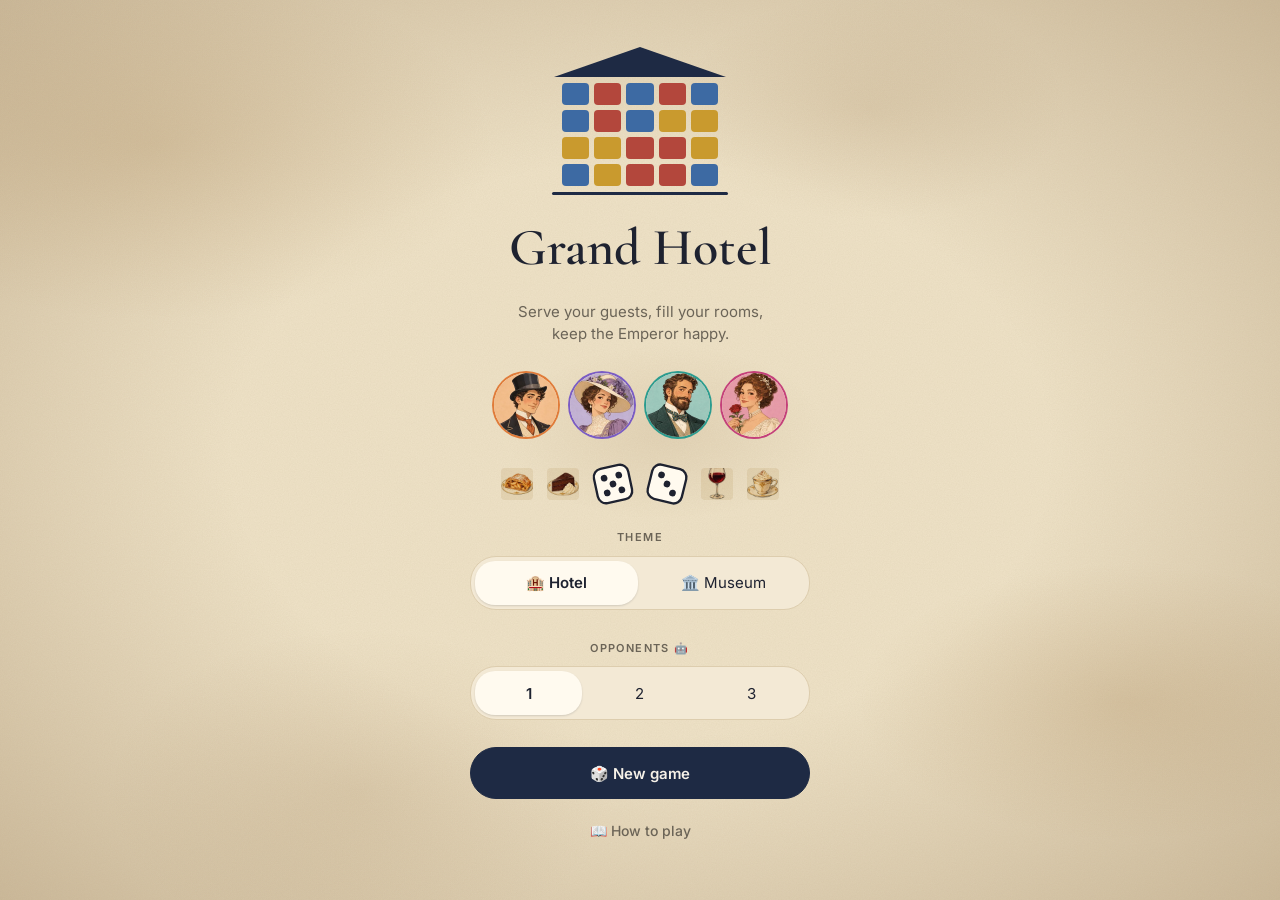
<file: index.html>
<!doctype html>
<html lang="en">
<head>
  <meta charset="utf-8">
  <meta name="viewport" content="width=device-width, initial-scale=1, viewport-fit=cover">
  <meta name="theme-color" content="#eee2c7">
  <meta name="apple-mobile-web-app-capable" content="yes">
  <meta name="mobile-web-app-capable" content="yes">
  <meta name="apple-mobile-web-app-title" content="Grand Hotel">
  <meta name="apple-mobile-web-app-status-bar-style" content="default">
  <link rel="manifest" href="manifest.webmanifest">
  <link rel="icon" type="image/png" sizes="32x32" href="icons/favicon-32.png">
  <link rel="icon" type="image/png" sizes="192x192" href="icons/icon-192.png">
  <link rel="apple-touch-icon" href="icons/apple-touch-icon.png">
  <title>Grand Hotel</title>
  <link rel="preconnect" href="https://fonts.googleapis.com">
  <link rel="preconnect" href="https://fonts.gstatic.com" crossorigin>
  <link rel="stylesheet" href="https://fonts.googleapis.com/css2?family=Cormorant+Garamond:wght@500;600&family=Inter:wght@400;500;600&display=swap">
  <link rel="stylesheet" href="style.css">
</head>
<body>
  <div id="app"></div>
  <div id="toast" role="status" aria-live="polite"></div>
  <div id="peek" class="peek" hidden aria-hidden="true"></div>
  <script src="js/data.js"></script>
  <script src="js/art.js"></script>
  <script src="js/art-museum.js"></script>
  <script src="js/theme.js"></script>
  <script src="js/engine.js"></script>
  <script src="js/bot.js"></script>
  <script src="js/ui.js"></script>
</body>
</html>
</file>
<file: style.css>
/* Grand Hotel — warm ivory, deep navy, serif display over a plain sans. */
:root {
  --bg: #f6f1e8;
  --surface: #fffdf8;
  --surface-2: #f3ede2;
  --ink: #1e2230;
  --muted: #6b6457;
  --line: #e4dccd;
  --line-2: #eee7da;
  --line-strong: #d3c8b4;
  --accent: #1e2a44;
  --accent-ink: #f6f1e8;
  --accent-soft: #d9cfbc;
  --good: #3d7a46;
  --R: #b3473c; --R-t: #f1dad6; --R-d: #d9a39d;
  --Y: #c99a2e; --Y-t: #f4e7c6; --Y-d: #e2c98e;
  --B: #3d6aa3; --B-t: #d8e2ef; --B-d: #9db4d2;
  --G: #4c8656; --G-t: #dceadd; --G-d: #a9c9ae;
  --edge: rgba(30, 34, 48, .55);
  --serif: 'Cormorant Garamond', Georgia, 'Times New Roman', serif;
  --sans: Inter, system-ui, -apple-system, 'Segoe UI', Roboto, sans-serif;
  color-scheme: light;
}
@media (prefers-color-scheme: dark) {
  :root:not([data-theme="light"]) {
    --bg: #14161d; --surface: #1d2029; --surface-2: #252935;
    --ink: #eee8dc; --muted: #a39c8e; --line: #313544; --line-2: #2a2e3a; --line-strong: #444a5c;
    --accent: #e2c27a; --accent-ink: #14161d; --accent-soft: #5b513a; --good: #6fb37a;
    --R-t: #3a2422; --Y-t: #3a3220; --B-t: #1f2b3d; --G-t: #1f3224;
    --R-d: #7a4440; --Y-d: #7a6634; --B-d: #3f5778; --G-d: #44634a;
    --edge: rgba(238, 232, 220, .5);
    color-scheme: dark;
  }
}
:root[data-theme="dark"] {
  --bg: #14161d; --surface: #1d2029; --surface-2: #252935;
  --ink: #eee8dc; --muted: #a39c8e; --line: #313544; --line-2: #2a2e3a; --line-strong: #444a5c;
  --accent: #e2c27a; --accent-ink: #14161d; --accent-soft: #5b513a; --good: #6fb37a;
  --R-t: #3a2422; --Y-t: #3a3220; --B-t: #1f2b3d; --G-t: #1f3224;
  --R-d: #7a4440; --Y-d: #7a6634; --B-d: #3f5778; --G-d: #44634a;
  --edge: rgba(238, 232, 220, .5);
  color-scheme: dark;
}

:root {
  --pic-blend: multiply; --gap: 10px; --pad: 16px;
  --bg: #eee2c7; --surface: #fffaef; --surface-2: #f3e9d5; --line: #ddcdae; --line-2: #ebdfc8; --line-strong: #cbb895;
  --stain: rgba(146, 101, 42, .16); --stain-2: rgba(120, 78, 30, .10); --vignette: rgba(102, 66, 24, .26);
  --grain: url("data:image/svg+xml;utf8,<svg xmlns='http://www.w3.org/2000/svg' width='240' height='240'><filter id='n'><feTurbulence type='fractalNoise' baseFrequency='.85' numOctaves='3' stitchTiles='stitch'/><feColorMatrix values='0 0 0 0 .42  0 0 0 0 .3  0 0 0 0 .16  0 0 0 .11 0'/></filter><rect width='100%25' height='100%25' filter='url(%23n)'/></svg>");
  --badge: rgba(255, 251, 240, .78); --badge-ink: #1e2230;
}
@media (prefers-color-scheme: dark) { :root:not([data-theme="light"]) {
  --pic-blend: normal; --bg: #17140f; --surface: #221d16; --surface-2: #2b251c; --line: #3b3226; --line-2: #2f281f; --line-strong: #4d4232;
  --stain: rgba(214, 170, 96, .06); --stain-2: rgba(214, 170, 96, .04); --vignette: rgba(0, 0, 0, .5); --badge: rgba(28, 24, 18, .75); --badge-ink: #f1e6d2;
} }
:root[data-theme="dark"] {
  --pic-blend: normal; --bg: #17140f; --surface: #221d16; --surface-2: #2b251c; --line: #3b3226; --line-2: #2f281f; --line-strong: #4d4232;
  --stain: rgba(214, 170, 96, .06); --stain-2: rgba(214, 170, 96, .04); --vignette: rgba(0, 0, 0, .5); --badge: rgba(28, 24, 18, .75); --badge-ink: #f1e6d2;
}

* { box-sizing: border-box; }
html, body { margin: 0; padding: 0; }
body {
  background-color: var(--bg);
  /* old stained paper: fine grain, a few tea-coloured blotches and darker edges */
  background-image: var(--grain),
    radial-gradient(ellipse 38% 28% at 12% 16%, var(--stain), transparent 70%),
    radial-gradient(ellipse 30% 22% at 88% 78%, var(--stain), transparent 70%),
    radial-gradient(ellipse 22% 18% at 68% 12%, var(--stain-2), transparent 70%),
    radial-gradient(ellipse 28% 26% at 28% 88%, var(--stain-2), transparent 70%),
    radial-gradient(ellipse 18% 14% at 52% 48%, var(--stain-2), transparent 70%),
    radial-gradient(ellipse at center, transparent 45%, var(--vignette) 100%);
  background-attachment: fixed;
  color: var(--ink);
  font: 14px/1.4 var(--sans);
  -webkit-tap-highlight-color: transparent;
  overscroll-behavior: none;
}
body.ingame { overflow: hidden; height: 100dvh; }
button { font: inherit; color: inherit; }
button:focus-visible, a:focus-visible { outline: 2px solid var(--accent); outline-offset: 2px; }
#app { max-width: 1200px; margin: 0 auto; }

/* colour helpers */
.R { --c: var(--R); --t: var(--R-t); --d: var(--R-d); }
.Y { --c: var(--Y); --t: var(--Y-t); --d: var(--Y-d); }
.B { --c: var(--B); --t: var(--B-t); --d: var(--B-d); }
.G { --c: var(--G); --t: var(--G-t); --d: var(--G-d); }

/* ---------- shell ----------
   Header, one screen and the dock always fill exactly the viewport; screens never scroll.
   Every screen is a grid or flex column of blocks that shrink (min-height: 0) to fit. */
.shell { height: 100dvh; display: flex; flex-direction: column; overflow: hidden; }
.screen { flex: 1; min-height: 0; overflow: hidden; display: flex; flex-direction: column; padding: 0 var(--pad) var(--gap); }
.screen > * { flex: 1; min-height: 0; }
.blk { display: flex; flex-direction: column; min-height: 0; }
.sec-h { flex: none; display: flex; justify-content: space-between; align-items: center; gap: 8px; margin-bottom: 8px; min-height: 22px; }
.sec-h h2 { margin: 0; font-size: 12px; letter-spacing: 1.3px; text-transform: uppercase; color: var(--muted); font-weight: 600; }
.sec-h > span { font-size: 13px; color: var(--muted); }
.lnk { border: 0; background: none; padding: 0; color: var(--accent); font-weight: 600; font-size: 13px; cursor: pointer; text-decoration: underline; text-underline-offset: 3px; }

/* ---------- header ---------- */
.top {
  flex: none; display: flex; align-items: center; gap: 8px;
  padding: 10px var(--pad) 10px; padding-top: max(10px, env(safe-area-inset-top));
}
.top .tt { flex: 1; min-width: 0; }
.eyebrow { font-size: 11px; letter-spacing: 1.4px; text-transform: uppercase; color: var(--muted); font-weight: 600; }
.title { margin: 2px 0 0; font: 600 28px/1 var(--serif); white-space: nowrap; }
.roundbtn {
  position: relative; width: 44px; height: 44px; border-radius: 22px; flex: none;
  border: 1px solid var(--line); background: var(--surface); cursor: pointer;
  display: inline-flex; align-items: center; justify-content: center; font-size: 18px; padding: 0;
}
.roundbtn .dot { position: absolute; top: 2px; right: 2px; width: 10px; height: 10px; border-radius: 5px; background: var(--Y); border: 2px solid var(--bg); }

/* ---------- players ---------- */
.players { display: flex; gap: 8px; flex: none; min-width: 0; }
.chip {
  flex: 1 1 0; min-width: 0; display: flex; align-items: center; gap: 8px; text-align: left; cursor: pointer;
  background: var(--surface); border: 1px solid var(--line); border-radius: 14px; padding: 5px 8px; min-height: 48px; color: var(--ink);
}
.chip.active { border: 1.5px solid var(--accent); padding: 4.5px 7.5px; }
.ch-tx { min-width: 0; display: flex; flex-direction: column; }
.chip .nm { font-size: 14px; font-weight: 600; white-space: nowrap; overflow: hidden; text-overflow: ellipsis; }
.chip .st { font-size: 12px; color: var(--muted); white-space: nowrap; overflow: hidden; text-overflow: ellipsis; }
.av {
  width: 30px; height: 30px; border-radius: 50%; flex: none; display: inline-flex; align-items: center; justify-content: center;
  font-size: 17px; background: var(--surface-2); overflow: hidden;
}
.chip .av { width: 36px; height: 36px; }
.pav { box-shadow: 0 0 0 2px var(--ring); background: var(--surface-2); }
.pav.tiny { width: 24px; height: 24px; vertical-align: middle; margin-right: 4px; }
.gav { box-shadow: 0 0 0 2px var(--c); background: var(--t); }
.face { display: block; width: 100%; height: 100%; object-fit: cover; object-position: center 20%; }
.face.emo { display: flex; align-items: center; justify-content: center; }
.gav .face { border-radius: 50%; }
.pdot { width: 9px; height: 9px; border-radius: 50%; display: inline-block; flex: none; border: 1px solid rgba(0,0,0,.25); }
.pdot.none { visibility: hidden; }
.ic { width: 1.35em; height: 1.35em; object-fit: contain; vertical-align: -0.35em; mix-blend-mode: var(--pic-blend); border-radius: 4px; }

/* ---------- table ---------- */
.table-grid { display: grid; grid-template-columns: minmax(0, 1fr); grid-template-rows: auto minmax(0, 1.3fr) minmax(0, 1fr); gap: 12px; }

/* dice: each action has its own colour */
.a1 { --a: #9a6233; } .a2 { --a: #a3263a; } .a3 { --a: #3d6aa3; } .a4 { --a: #b8861e; } .a5 { --a: #4c8656; } .a6 { --a: #6d4f9c; }
.dice { flex: 1; min-height: 0; display: grid; grid-template-columns: repeat(3, minmax(0, 1fr)); grid-template-rows: repeat(2, minmax(0, 1fr)); gap: 8px; }
.dtile {
  min-height: 0; border-radius: 14px; border: 1px solid var(--line); background: var(--surface); color: var(--ink);
  display: grid; grid-template-columns: auto minmax(0, 1fr); grid-template-rows: minmax(0, 1fr) auto;
  grid-template-areas: "die ic" "lab lab"; align-items: center; gap: 4px 8px; padding: 8px 10px; text-align: left; cursor: pointer; position: relative;
}
.d-die { grid-area: die; }
.d-die .die { width: 34px; height: 34px; }
.d-n { position: absolute; right: 10px; bottom: 6px; font: 600 24px/1 var(--serif); }
.d-ic { grid-area: ic; display: flex; align-items: center; gap: 2px; font-size: 18px; min-width: 0; overflow: hidden; white-space: nowrap; }
.d-ic .ic { width: 24px; height: 24px; vertical-align: 0; flex: none; }
.d-ic small { font-size: 12px; color: var(--muted); margin-left: 2px; }
.d-lab { grid-area: lab; font-size: 12.5px; font-weight: 500; line-height: 1.15; overflow: hidden; display: -webkit-box; -webkit-line-clamp: 2; -webkit-box-orient: vertical; padding-right: 30px; }
.dtile { background: color-mix(in srgb, var(--a) 12%, var(--surface)); border-color: color-mix(in srgb, var(--a) 40%, var(--line)); box-shadow: inset 4px 0 0 var(--a); }
.dtile .die rect { stroke: var(--a); stroke-width: 1.8; }
.dtile .die circle { fill: var(--a); }
.d-lab { color: color-mix(in srgb, var(--a) 70%, var(--ink)); font-weight: 600; }
.dtile.ready { border: 2px solid var(--a); padding: 7px 9px; box-shadow: inset 4px 0 0 var(--a), 0 2px 8px color-mix(in srgb, var(--a) 30%, transparent); }
.dtile:disabled { cursor: default; }
.dtile.none { border: 1px dashed var(--line-strong); background: transparent; color: var(--muted); }
.dtile.none .d-ic { opacity: .4; }
.dtile.wait { opacity: .7; }
.die { display: block; flex: none; }
.die rect { fill: var(--surface); stroke: var(--ink); stroke-width: 1.4; }
.die circle { fill: var(--ink); }
.die.one circle { fill: var(--R); }
.dtile.none .die rect { fill: none; stroke: var(--muted); stroke-dasharray: 3 2; }
.dtile.none .die circle { fill: var(--muted); }

/* guests arriving: compact cards; a coloured band names the guest type */
.guests { flex: 1; min-height: 0; display: grid; grid-template-columns: repeat(5, minmax(0, 1fr)); gap: 6px; }
.gtile {
  min-height: 0; display: flex; flex-direction: column; border-radius: 12px; background: var(--surface); border: 2px solid var(--c);
  overflow: hidden; padding: 0; text-align: left; cursor: pointer; color: var(--ink); box-shadow: 0 2px 6px rgba(80, 52, 14, .12);
}
.gtile.ready { outline: 2px solid var(--accent); outline-offset: 2px; }
.g-band { flex: none; display: flex; justify-content: space-between; align-items: center; gap: 4px; background: var(--c); color: #fff; font-size: 10px; font-weight: 700; letter-spacing: .9px; text-transform: uppercase; padding: 3px 7px; white-space: nowrap; overflow: hidden; }
.Y .g-band { color: #2b2118; }
.gtile .pt { position: relative; flex: 1; min-height: 34px; overflow: hidden; background: var(--t); font-size: 28px; display: flex; align-items: center; justify-content: center; }
.gtile .pt .face { position: absolute; inset: 0; object-position: center 20%; }
.badge { position: absolute; top: 3px; background: var(--badge); color: var(--badge-ink); border-radius: 8px; padding: 0 4px; font-size: 10px; font-weight: 700; line-height: 16px; backdrop-filter: blur(2px); }
.badge.cost { left: 3px; } .badge.vp { right: 3px; }
.g-body { flex: none; display: flex; flex-direction: column; gap: 3px; padding: 4px 4px 5px; }
.gtile .nm { font-size: 11px; font-weight: 600; line-height: 1.15; display: -webkit-box; -webkit-line-clamp: 2; -webkit-box-orient: vertical; overflow: hidden; }
.gtile .need-row { display: grid; grid-template-columns: repeat(2, minmax(0, 1fr)); gap: 3px; }
.gtile .need { aspect-ratio: 1; width: 100%; max-width: 30px; justify-self: center; border-radius: 7px; }
.gtile.empty { border: 2px dashed var(--line-strong); background: transparent; align-items: center; justify-content: center; color: var(--muted); cursor: default; box-shadow: none; }

/* a dish or drink the guest wants */
.need-row { display: flex; gap: 6px; flex-wrap: wrap; }
.need { display: inline-flex; align-items: center; justify-content: center; border-radius: 10px; background: var(--surface-2); position: relative; font-size: 20px; }
.need .ic { width: 88%; height: 88%; vertical-align: 0; }
.need.miss { background: transparent; border: 2px dashed var(--line-strong); }
.need.miss .ic { opacity: .45; }
.need.got { background: color-mix(in srgb, var(--good) 14%, var(--surface)); box-shadow: inset 0 0 0 2px var(--good); }
.need.got::after { content: "✓"; position: absolute; right: -4px; top: -6px; width: 17px; height: 17px; border-radius: 50%; background: var(--good); color: #fff; font-size: 11px; font-weight: 700; display: flex; align-items: center; justify-content: center; }

/* café: three compact cards in a row; portrait on top, the order underneath */
.cafe-blk { min-height: 0; }
.seats { flex: 1; min-height: 0; display: grid; grid-template-columns: repeat(3, minmax(0, 1fr)); gap: 8px; }
.seat { min-height: 0; overflow: hidden; display: flex; flex-direction: column; border-radius: 14px; background: var(--surface); border: 2px solid var(--c); box-shadow: 0 2px 6px rgba(80, 52, 14, .12); }
.seat.done { box-shadow: 0 0 0 3px var(--good), 0 2px 6px rgba(80, 52, 14, .12); }
.seat-pt { position: relative; flex: 1; min-height: 44px; border: 0; padding: 0; background: var(--t); overflow: hidden; cursor: pointer; font-size: 34px; display: flex; align-items: center; justify-content: center; }
.seat-pt .face { position: absolute; inset: 0; object-position: center 18%; }
.seat-tx { flex: none; padding: 5px 8px 0; min-width: 0; }
.seat-tx b { display: -webkit-box; -webkit-line-clamp: 2; -webkit-box-orient: vertical; overflow: hidden; font: 600 16px/1.1 var(--serif); }
.seat-tx small { display: block; font-size: 11.5px; color: var(--muted); white-space: nowrap; overflow: hidden; text-overflow: ellipsis; }
.seat-ord { flex: none; padding: 6px 8px; }
.seat-ord .need-row { display: grid; grid-template-columns: repeat(2, minmax(0, 1fr)); gap: 6px; }
.seat .need { width: 100%; max-width: 48px; aspect-ratio: 1; justify-self: center; }
.seat-act { flex: none; padding: 0 8px 8px; min-height: 0; display: flex; align-items: center; }
.seat-act .btn { width: 100%; min-height: 36px; padding: 0 6px; white-space: nowrap; font-size: 13px; }
.seat-act .ok { color: var(--good); font-weight: 600; font-size: 13px; }
.seat-rw { font-size: 12px; color: var(--muted); white-space: nowrap; overflow: hidden; text-overflow: ellipsis; }
.seat-rw .ic { width: 18px; height: 18px; vertical-align: -4px; }
.seat.empty { border: 2px dashed var(--line-strong); background: transparent; align-items: center; justify-content: center; gap: 6px; color: var(--muted); text-align: center; box-shadow: none; }
.seat.empty .seat-pt { flex: none; width: 52px; height: 52px; border-radius: 50%; border: 1.5px dashed var(--line-strong); background: transparent; cursor: default; font-size: 22px; opacity: .8; }
.seat.empty .seat-tx b { font-size: 15px; color: var(--muted); white-space: normal; }
.seat.empty .seat-tx small { white-space: normal; }

.kitchen { flex: none; display: flex; align-items: center; gap: 12px; margin-top: 10px; padding: 6px 6px 6px 12px; border-radius: 16px; background: var(--surface); border: 1px solid var(--line); }
.kitchen .lab { font-size: 12px; color: var(--muted); font-weight: 600; text-transform: uppercase; letter-spacing: 1px; }
.k-it { display: inline-flex; align-items: center; gap: 2px; font-size: 22px; }
.k-it .ic { width: 34px; height: 34px; vertical-align: 0; }
.k-it b { font-size: 15px; }
.k-it.zero { opacity: .35; }
.kitchen .btn { margin-left: auto; white-space: nowrap; padding: 0 14px; flex: none; }

/* ---------- buttons ---------- */
.btn {
  min-height: 44px; padding: 0 16px; border-radius: 22px; border: 1px solid var(--line-strong); background: transparent;
  font-size: 14px; font-weight: 600; cursor: pointer; display: inline-flex; align-items: center; justify-content: center; gap: 6px;
}
.btn.sm { min-height: 38px; padding: 0 14px; font-size: 13px; }
.btn.primary { background: var(--accent); color: var(--accent-ink); border-color: var(--accent); }
.btn.good { background: var(--good); color: #fff; border-color: var(--good); }
.btn.big { min-height: 52px; border-radius: 26px; font-size: 15px; width: 100%; }
.btn.link { border: 0; color: var(--muted); font-weight: 500; }
.btn:disabled { opacity: .4; cursor: default; }

/* ---------- hotel ---------- */
.hotel-grid { display: flex; flex-direction: column; gap: 10px; }
.stats { flex: none; display: grid; grid-template-columns: repeat(3, minmax(0, 1fr)); gap: 8px; }
.stat { background: var(--surface); border: 1px solid var(--line); border-radius: 12px; padding: 6px 12px; }
.stat .k { font-size: 11px; color: var(--muted); font-weight: 600; letter-spacing: .6px; text-transform: uppercase; }
.stat .v { font: 600 26px/1.05 var(--serif); }
.stat .v small { font-size: 16px; color: var(--muted); }
.banner {
  flex: none; padding: 8px 8px 8px 12px; border-radius: 14px; background: var(--accent); color: var(--accent-ink);
  display: flex; align-items: center; gap: 10px; font-size: 14px;
}
.banner .av { width: 40px; height: 40px; background: var(--accent-ink); }
.banner .tx { flex: 1; min-width: 0; }
.banner .tx b { font-weight: 600; }
.banner .tx small { display: block; opacity: .75; font-size: 12px; }
.banner .btn { border-color: color-mix(in srgb, var(--accent-ink) 40%, transparent); color: var(--accent-ink); }

/* The hotel box takes the leftover space; the hotel inside keeps its proportions and grows to fit. */
.hotel-box { flex: 1; min-height: 0; container-type: size; display: flex; align-items: center; justify-content: center; }
.hotel-fit {
  --ratio: .92;
  width: min(100cqw, calc(100cqh * var(--ratio))); height: min(100cqh, calc(100cqw / var(--ratio)));
  display: flex; flex-direction: column; container-type: inline-size;
}
.roofwrap, .basewrap { flex: none; display: grid; grid-template-columns: 9cqw minmax(0, 1fr); gap: 1.2cqw; }
.roof { width: 100%; height: 6cqw; display: block; }
.roof .r { fill: var(--accent); } .roof .k { fill: var(--Y); }
.basewrap i { grid-column: 2; height: 4px; border-radius: 2px; background: var(--accent); margin-top: 4px; }
.hotel { flex: 1; min-height: 0; display: grid; grid-template-columns: 9cqw repeat(5, minmax(0, 1fr)); grid-template-rows: repeat(4, minmax(0, 1fr)); gap: 1.2cqw; }
.rowlab { display: flex; flex-direction: column; justify-content: center; align-items: center; font-size: clamp(10px, 2.6cqw, 15px); color: var(--muted); line-height: 1.3; }
.rowlab b { color: var(--ink); font-weight: 600; }
.room {
  position: relative; min-height: 0; border-radius: 1.8cqw; padding: 0;
  border: 1.5px dashed var(--d); background: transparent;
  display: flex; align-items: center; justify-content: center; font-size: 6cqw; color: var(--ink);
}
.room.free { border: 1.5px solid var(--c); background: var(--t); font-size: 5cqw; }
.room.occ { border: 1.5px solid var(--c); background: var(--c); }
.room.art { background-size: cover; background-position: center bottom; border-style: solid; border-width: 2px; border-color: var(--c); }
.room .door { position: absolute; top: 3px; right: 5px; font-size: clamp(10px, 2.4cqw, 14px); color: var(--muted); }
.room .who { position: absolute; right: 5%; bottom: 5%; width: 42%; aspect-ratio: 1; border-radius: 50%; overflow: hidden; box-shadow: 0 0 0 2px var(--surface); background: var(--surface); font-size: 3cqw; display: flex; align-items: center; justify-content: center; }
.room .pc { font-size: clamp(11px, 2.6cqw, 16px); font-weight: 700; display: flex; flex-direction: column; align-items: center; line-height: 1.2; background: var(--surface); border-radius: 8px; padding: 2px 6px; box-shadow: 0 1px 3px rgba(30, 34, 48, .25); }
.room .pc span { font-size: 1.3em; }
.room.pick { cursor: pointer; border: 2px solid var(--c); outline: 3px solid var(--accent); outline-offset: 2px; z-index: 1; animation: pulse 1.4s ease-in-out infinite; }
.room.pick:not(.art) { background: var(--t); }
@keyframes pulse { 50% { outline-color: color-mix(in srgb, var(--accent) 35%, transparent); } }
@media (prefers-reduced-motion: reduce) { .room.pick { animation: none; } }
.legend { flex: none; display: flex; gap: 14px; flex-wrap: wrap; justify-content: center; font-size: 12px; color: var(--muted); }
.legend i { display: inline-block; width: 12px; height: 12px; border-radius: 3px; border: 1.5px dashed var(--line-strong); vertical-align: -1px; margin-right: 4px; }

.track { display: grid; grid-template-columns: repeat(14, minmax(0, 1fr)); gap: 2px; }
.tcell { position: relative; height: 46px; border-radius: 6px; font-size: 11px; text-align: center; padding-top: 2px; border: 1px solid var(--line); background: var(--surface); }
.tcell.bonus { background: var(--Y-t); border-color: var(--Y-d); }
.tcell.pen { background: var(--ink); color: var(--bg); border-color: var(--ink); }
.tcell .v { position: absolute; bottom: 2px; left: 0; right: 0; font-size: 9px; color: var(--muted); }
.tcell.pen .v { color: var(--bg); opacity: .7; }
.tcell .dots { position: absolute; top: 16px; left: 0; right: 0; display: flex; justify-content: center; flex-wrap: wrap; gap: 1px; }
.court-list { min-height: 0; overflow: hidden; }
.cline { display: flex; align-items: center; gap: 10px; padding: 8px 0; border-top: 1px solid var(--line-2); font-size: 13px; }
.cline > b { flex: none; width: 30px; font-weight: 600; }
.cline > span { flex: 1; min-width: 0; }
.cline i { font-style: normal; font-weight: 700; }
.cline.past { opacity: .45; }

/* ---------- staff ---------- */
.staff-grid { display: flex; flex-direction: column; gap: 10px; }
.staff-blk { flex: 1; min-height: 0; }
.staffgrid { flex: 1; min-height: 0; display: grid; grid-template-columns: minmax(0, 1fr); grid-template-rows: repeat(4, minmax(0, 1fr)); gap: 8px; }
@media (max-height: 719px) { .staffgrid { grid-template-rows: repeat(3, minmax(0, 1fr)); } }
.scard2 { min-height: 0; overflow: hidden; display: flex; gap: 12px; background: var(--surface); border: 1px solid var(--line); border-radius: 14px; padding: 8px; }
.scard2.dim { opacity: .55; }
.sc-pic { position: relative; height: 100%; aspect-ratio: 1; flex: none; border-radius: 10px; overflow: hidden; background: var(--surface-2); font-size: 40px; display: flex; align-items: center; justify-content: center; }
.sc-pic .face { position: absolute; inset: 0; object-position: center 18%; }
.sc-cost { position: absolute; left: 4px; bottom: 4px; background: var(--surface); color: var(--ink); border-radius: 10px; padding: 1px 7px; font-size: 13px; font-weight: 700; box-shadow: 0 1px 2px rgba(30, 34, 48, .25); }
.sc-b { flex: 1; min-width: 0; display: flex; flex-direction: column; min-height: 0; }
.sc-n { font: 600 19px/1.1 var(--serif); }
.sc-t { margin-top: 2px; font-size: 10.5px; letter-spacing: .8px; text-transform: uppercase; font-weight: 600; color: var(--muted); }
.scard2.perm .sc-t { color: var(--B); } .scard2.end .sc-t { color: var(--R); } .scard2.opr .sc-t { color: var(--G); } .scard2.once .sc-t { color: var(--Y); }
.sc-b p { margin: 4px 0 0; font-size: 13.5px; line-height: 1.35; overflow: hidden; display: -webkit-box; -webkit-line-clamp: 3; -webkit-box-orient: vertical; }
.sc-b .btn { margin-top: auto; align-self: flex-start; }
.pager { display: inline-flex; align-items: center; gap: 6px; font-size: 13px; color: var(--muted); }
.pager button { width: 36px; height: 36px; border-radius: 18px; border: 1px solid var(--line-strong); background: var(--surface); font-size: 20px; line-height: 1; cursor: pointer; }
.pager button:disabled { opacity: .35; cursor: default; }
.empty-note { color: var(--muted); margin: 0; }
.seg { display: grid; grid-template-columns: repeat(3, minmax(0, 1fr)); gap: 4px; padding: 4px; border-radius: 26px; background: var(--surface-2); border: 1px solid var(--line); }
.seg.sub { flex: none; grid-template-columns: 1fr 1fr; }
.seg button { height: 40px; border-radius: 20px; border: 0; background: transparent; font-size: 14px; cursor: pointer; color: var(--ink); }
.seg button[aria-checked="true"], .seg button[aria-selected="true"] { background: var(--surface); font-weight: 600; box-shadow: 0 1px 2px rgba(30, 34, 48, .15); }

/* ---------- log ---------- */
.log-blk { min-height: 0; }
.list { background: var(--surface); border: 1px solid var(--line); border-radius: 14px; overflow: hidden; }
.logs { flex: 1; min-height: 0; }
.logs .lg { display: flex; gap: 10px; align-items: baseline; padding: 9px 14px; border-bottom: 1px solid var(--line-2); font-size: 14px; }

/* ---------- dock ---------- */
.dock { flex: none; background: var(--surface); border-top: 1px solid var(--line); }
.status { display: flex; align-items: center; gap: 8px; padding: 8px 12px 8px var(--pad); }
.status .tx { flex: 1; min-width: 0; }
.status .s1 { font-size: 14px; font-weight: 600; }
.status .s2 { font-size: 12px; color: var(--muted); white-space: nowrap; overflow: hidden; text-overflow: ellipsis; }
.nav { display: grid; grid-template-columns: repeat(5, minmax(0, 1fr)); padding: 0 6px; padding-bottom: max(6px, env(safe-area-inset-bottom)); border-top: 1px solid var(--line-2); }
.nav button { position: relative; height: 54px; border: 0; background: transparent; cursor: pointer; display: flex; flex-direction: column; align-items: center; justify-content: center; gap: 3px; color: var(--muted); font-size: 11.5px; font-weight: 500; }
.nav button[aria-current="page"] { color: var(--accent); font-weight: 700; }
.nav .dot, .tabs .dot { position: absolute; top: 8px; left: calc(50% + 8px); width: 9px; height: 9px; border-radius: 5px; background: var(--Y); }

/* ---------- sheets ---------- */
.shade { position: fixed; inset: 0; background: rgba(20, 22, 30, .42); z-index: 10; display: flex; align-items: flex-end; justify-content: center; }
.sheet {
  background: var(--surface); color: var(--ink); width: 100%; max-width: 480px; max-height: 88dvh; overflow-y: auto;
  border-radius: 24px 24px 0 0; padding: 10px 20px; padding-bottom: max(20px, env(safe-area-inset-bottom));
  animation: up .2s ease-out;
}
.sheet::before { content: ""; display: block; width: 36px; height: 4px; border-radius: 2px; background: var(--line-strong); margin: 0 auto 12px; }
@keyframes up { from { transform: translateY(30px); opacity: .5; } }
@media (prefers-reduced-motion: reduce) { .sheet { animation: none; } }
.sheet h2 { margin: 0 0 4px; font: 600 26px/1.15 var(--serif); }
.sheet .sub { color: var(--muted); margin: 0 0 12px; font-size: 13px; }
.sheet h3 { font-size: 11px; text-transform: uppercase; letter-spacing: 1.4px; color: var(--muted); margin: 16px 0 8px; font-weight: 600; }
.sheet .hotel-box { height: 260px; flex: none; }
.sheet .list .row { display: flex; align-items: center; gap: 10px; padding: 6px 12px; min-height: 52px; border-bottom: 1px solid var(--line-2); }
.sheet .row .ttl { display: block; font-weight: 600; }
.sheet .row .sub { display: block; margin: 0; }
.sheet .row .gav { width: 40px; height: 40px; }
.sheet .staffgrid { grid-template-rows: none; grid-auto-rows: 96px; }
.sheet .dishes { display: flex; gap: 4px; }
.sheet .dish { width: 32px; height: 32px; border-radius: 9px; background: var(--surface-2); display: inline-flex; align-items: center; justify-content: center; }
.sheet .dish .ic { width: 28px; height: 28px; vertical-align: 0; }
.sheet .dish.miss { background: transparent; border: 1.5px dashed var(--line-strong); opacity: .5; }
.sheet .kitchen { margin: 0; }
.opts { display: flex; flex-direction: column; gap: 8px; }
.opt { justify-content: flex-start; text-align: left; border-radius: 14px; padding: 8px 14px; min-height: 56px; gap: 12px; width: 100%; }
.opt .ol { flex: 1; min-width: 0; }
.opt small { display: block; color: var(--muted); font-weight: 400; font-size: 12.5px; }
.opt small .ic { width: 22px; height: 22px; vertical-align: -6px; }
.opt.primary small { color: var(--accent-soft); }
.opt .oc { margin-left: auto; font-weight: 700; white-space: nowrap; }
.opt .av { width: 44px; height: 44px; font-size: 22px; }
.opt .av.sav { width: 64px; height: 64px; border-radius: 12px; }
.opt .av.act { width: auto; min-width: 44px; border-radius: 22px; padding: 0 6px; gap: 2px; }
.opt .av.act .ic { width: 28px; height: 28px; vertical-align: 0; }
.opt.primary .av { background: color-mix(in srgb, var(--accent-ink) 18%, transparent); }
.opt .ol .ic { width: 30px; height: 30px; vertical-align: -9px; }
.foot { display: flex; flex-direction: column; gap: 6px; margin-top: 14px; }

/* guest detail */
.gd-head { display: flex; align-items: center; gap: 16px; }
.gd-pt { width: 120px; height: 120px; border-radius: 50%; background: var(--t); box-shadow: 0 0 0 3px var(--c); display: flex; align-items: center; justify-content: center; font-size: 48px; flex: none; overflow: hidden; }
.gd-pt .face { border-radius: 50%; }
.gd-head .eyebrow { display: flex; align-items: center; gap: 8px; }
.gd-head .eyebrow i { width: 10px; height: 10px; border-radius: 5px; background: var(--c); }
.gd-head h2 { font-size: 32px; margin-top: 6px; line-height: 1; }
.facts { display: grid; grid-template-columns: repeat(3, minmax(0, 1fr)); gap: 8px; margin-top: 16px; }
.fact { border: 1px solid var(--line); border-radius: 12px; padding: 10px 12px; }
.fact b { display: block; font: 600 24px/1 var(--serif); }
.fact span { font-size: 12px; color: var(--muted); }
.fact .sw { display: inline-flex; width: 28px; height: 24px; border-radius: 5px; background: var(--c); align-items: center; justify-content: center; font-size: 14px; }
.order { display: grid; grid-template-columns: repeat(4, minmax(0, 1fr)); gap: 8px; }
.order div { background: var(--surface-2); border-radius: 12px; padding: 10px 0 8px; display: flex; flex-direction: column; align-items: center; gap: 4px; font-size: 12px; }
.order div span { font-size: 28px; line-height: 1; }
.order div span .ic { width: 52px; height: 52px; vertical-align: 0; }
.order div.miss { background: transparent; border: 1.5px dashed var(--line-strong); }
.order div.miss span { opacity: .4; }
.order div.got::after { content: "served"; font-size: 10px; color: var(--good); font-weight: 600; margin-top: -2px; }
.rewards .rw { display: flex; align-items: center; gap: 12px; padding: 8px 0; border-bottom: 1px solid var(--line-2); font-size: 14px; }
.rewards .rw:last-child { border-bottom: 0; }
.rewards .rw .av { width: 38px; height: 38px; font-size: 18px; }
.rewards .rw .av .ic { width: 28px; height: 28px; vertical-align: 0; }

.scard { border: 1px solid var(--line); border-radius: 14px; padding: 10px 12px; background: var(--surface); margin-bottom: 8px; }
.scard .sh { display: flex; justify-content: space-between; font-weight: 600; gap: 6px; }
.scard p { margin: 4px 0 0; font-size: 13px; }
.who-head { display: flex; align-items: center; gap: 12px; margin-bottom: 12px; }
.who-head .av { width: 56px; height: 56px; }
.who-head .sub { margin: 0; }
.help p, .help li { font-size: 14px; }
.help ul { padding-left: 18px; margin: 4px 0 8px; }
table.res { width: 100%; border-collapse: collapse; font-size: 13px; }
table.res th, table.res td { padding: 6px 3px; text-align: right; border-bottom: 1px solid var(--line-2); }
table.res th:first-child, table.res td:first-child { text-align: left; }
table.res tr.win td { font-weight: 700; }

/* ---------- start screen (fits one screen) ---------- */
.menu { height: 100dvh; display: flex; flex-direction: column; align-items: center; justify-content: space-evenly; padding: 20px 28px; padding-top: max(20px, env(safe-area-inset-top)); text-align: center; overflow: hidden; }
.facade { display: flex; flex-direction: column; align-items: center; gap: 6px; }
.facade .roofm { width: 0; height: 0; border-left: 86px solid transparent; border-right: 86px solid transparent; border-bottom: 30px solid var(--accent); }
.facade .win { display: grid; grid-template-columns: repeat(5, minmax(0, 1fr)); gap: 5px; width: 156px; }
.facade .win i { height: 22px; border-radius: 4px; background: var(--c); }
.facade .base { width: 176px; height: 3px; border-radius: 2px; background: var(--accent); }
.menu h1 { margin: 0; font: 600 52px/1 var(--serif); }
.menu .tag { margin: 0; font-size: 15px; color: var(--muted); line-height: 1.5; }
.cast { display: flex; gap: 12px; }
.cast .av { width: 64px; height: 64px; }
.menu .deco { display: flex; align-items: center; gap: 14px; font-size: 22px; }
.menu .deco .ic { width: 32px; height: 32px; vertical-align: middle; }
.deco .die { width: 40px; height: 40px; }
.seg-wrap { width: 100%; max-width: 340px; }
.seg-wrap .eyebrow { margin-bottom: 10px; }
.seg-wrap .seg button { height: 44px; font-size: 15px; }
.menu .stack { width: 100%; max-width: 340px; display: flex; flex-direction: column; gap: 10px; }

/* hover preview of a guest (mouse only) */
.peek { position: fixed; z-index: 30; width: 320px; display: flex; gap: 12px; padding: 12px; border-radius: 16px; background: var(--surface); border: 2px solid var(--c); box-shadow: 0 18px 40px rgba(60, 38, 8, .3); pointer-events: none; }
.peek[hidden] { display: none; }
.pk-pt { width: 112px; height: 150px; flex: none; border-radius: 10px; overflow: hidden; background: var(--t); font-size: 48px; display: flex; align-items: center; justify-content: center; }
.pk-b { flex: 1; min-width: 0; display: flex; flex-direction: column; gap: 6px; }
.pk-b .g-band { border-radius: 6px; align-self: flex-start; }
.pk-b h3 { margin: 0; font: 600 22px/1.1 var(--serif); }
.pk-room { font-size: 12.5px; color: var(--muted); }
.pk-b .need { width: 36px; height: 36px; }
.pk-rw { font-size: 12.5px; display: flex; flex-direction: column; gap: 3px; }
.pk-rw span { display: inline-block; width: 22px; }
.pk-rw .ic { width: 18px; height: 18px; vertical-align: -4px; }
.room.has-guest { cursor: pointer; }

#toast {
  position: fixed; left: 50%; bottom: 140px; transform: translateX(-50%); z-index: 20;
  background: var(--ink); color: var(--bg); padding: 10px 16px; border-radius: 22px; font-size: 14px;
  opacity: 0; pointer-events: none; transition: opacity .2s; max-width: 90vw; text-align: center;
}
#toast.show { opacity: 1; }

/* ---------- small phones ---------- */
@media (max-width: 400px) {
  .kitchen { gap: 6px; padding-left: 10px; }
  .kitchen .lab { display: none; }
  .k-it .ic { width: 30px; height: 30px; }
  .d-die .die { width: 30px; height: 30px; }
  .d-ic .ic { width: 20px; height: 20px; }
  .d-n { font-size: 22px; }
}
@media (max-height: 700px) {
  .sc-b p { -webkit-line-clamp: 3; font-size: 13px; }
  .gtile .need { max-width: 24px; }
  .sc-n { font-size: 17px; }
  .title { font-size: 24px; }
  .top { padding-top: max(6px, env(safe-area-inset-top)); padding-bottom: 6px; }
  .chip { min-height: 42px; }
  .nav button { height: 48px; }
  .tcell { height: 40px; }
  .stat .v { font-size: 22px; }
  .menu h1 { font-size: 42px; }
  .cast .av { width: 52px; height: 52px; }
}

/* ---------- tablet and desktop (760px+), capped at 1200px ----------
   Tabs move into the header next to the players; the café joins the Table screen; sheets become dialogs. */
@media (min-width: 760px) {
  :root { --pad: 24px; --gap: 16px; }
  body { font-size: 15px; }
  .top { display: grid; grid-template-columns: auto minmax(0, 1fr) auto auto; grid-template-areas: "tt players court help" "tabs tabs tabs tabs"; gap: 10px 12px; padding-top: max(14px, env(safe-area-inset-top)); }
  .top .tt { grid-area: tt; }
  .top .players { grid-area: players; justify-self: end; max-width: 640px; width: 100%; }
  .top .roundbtn[data-act="court"] { grid-area: court; }
  .top .roundbtn[data-act="help"] { grid-area: help; }
  .title { font-size: 32px; }
  .tabs { grid-area: tabs; display: flex; gap: 6px; }
  .tabs button { position: relative; display: inline-flex; align-items: center; gap: 8px; height: 44px; padding: 0 18px; border-radius: 22px; border: 1px solid var(--line); background: var(--surface); cursor: pointer; font-size: 15px; font-weight: 500; color: var(--muted); }
  .tabs button[aria-current="page"] { background: var(--accent); color: var(--accent-ink); border-color: var(--accent); font-weight: 600; }
  .tabs .dot { top: 4px; left: auto; right: 6px; }
  .chip .av { width: 40px; height: 40px; }

  .table-grid { display: grid; grid-template-columns: minmax(0, 1fr) minmax(0, 1.15fr); grid-template-rows: minmax(0, 1fr) minmax(150px, .62fr); grid-template-areas: "dice cafe" "guests guests"; gap: 14px 24px; }
  .dice-blk { grid-area: dice; } .guests-blk { grid-area: guests; } .cafe-blk { grid-area: cafe; }
  .dtile { padding: 10px 14px; }
  .dtile.ready { padding: 9px 13px; }
  .d-die .die { width: 42px; height: 42px; }
  .d-n { font-size: 30px; }
  .d-ic .ic { width: 32px; height: 32px; }
  .d-lab { font-size: 14px; }
  .guests { gap: 10px; }
  /* compact guest cards: band on top, portrait left, name and order right */
  .gtile { display: grid; grid-template-columns: minmax(0, 46%) minmax(0, 1fr); grid-template-rows: auto minmax(0, 1fr); grid-template-areas: "band band" "pt body"; }
  .gtile .g-band { grid-area: band; font-size: 11px; }
  .gtile .pt { grid-area: pt; min-height: 0; }
  .gtile .g-body { grid-area: body; justify-content: center; padding: 6px 8px; gap: 6px; }
  .gtile .nm { font-size: 13px; }
  .gtile .need-row { grid-template-columns: repeat(2, 32px); gap: 4px; }
  .gtile .need { max-width: 32px; }
  .badge { font-size: 11px; line-height: 18px; padding: 0 5px; }
  .seat-tx b { font-size: 17px; }
  /* tablet café cards: the order sits in one row so the portrait keeps its height */
  .seat-ord .need-row { grid-template-columns: repeat(4, minmax(0, 1fr)); gap: 4px; }
  .seat .need { max-width: 36px; border-radius: 8px; }
  .seat .need.got::after { width: 14px; height: 14px; font-size: 9px; right: -3px; top: -4px; }
  .seats { gap: 10px; }

  .hotel-fit { --ratio: 1.12; }
  .hotel-grid { display: grid; grid-template-columns: minmax(0, 1fr) minmax(320px, 380px); gap: 28px; }
  .hotel-main { display: flex; flex-direction: column; gap: 12px; min-height: 0; }
  .hotel-side { display: flex; flex-direction: column; gap: 14px; min-height: 0; overflow: hidden; }
  .stat .v { font-size: 30px; }

  .staff-grid { display: grid; grid-template-columns: minmax(0, 1fr) minmax(0, 1fr); gap: 28px; }
  .staffgrid { grid-template-columns: repeat(3, minmax(0, 1fr)); grid-template-rows: repeat(2, minmax(0, 1fr)); gap: 12px; }
  .scard2 { flex-direction: column; padding: 0; gap: 0; }
  .sc-pic { height: auto; aspect-ratio: auto; flex: 1; min-height: 60px; border-radius: 0; font-size: 56px; }
  .sc-b { flex: none; padding: 8px 10px 10px; }
  .sc-n { font-size: 18px; }
  .sc-b p { font-size: 13px; -webkit-line-clamp: 4; }
  .sc-b .btn { margin-top: 8px; }

  .log-blk { max-width: 820px; width: 100%; margin: 0 auto; }

  .status { padding: 12px var(--pad); }
  .status .s1 { font-size: 15px; }
  .status .btn { min-width: 110px; }
  #toast { bottom: 90px; }

  .shade { align-items: center; padding: 24px; }
  .sheet { max-width: 600px; max-height: 86dvh; border-radius: 20px; padding: 24px 28px; box-shadow: 0 20px 60px rgba(20, 22, 30, .25); }
  .sheet::before { display: none; }
  .sheet .hotel-box { height: 340px; }
  @keyframes up { from { transform: translateY(12px) scale(.98); opacity: .4; } }
}

/* wide screens: everything in one header row */
@media (min-width: 1100px) {
  .top { grid-template-columns: auto auto minmax(0, 1fr) auto auto; grid-template-areas: "tt tabs players court help"; }
  .tabs { margin-left: 12px; }
}

/* tablets held upright: stack the table vertically and lay the café seats side by side */
@media (min-width: 760px) and (orientation: portrait) {
  .table-grid { grid-template-columns: minmax(0, 1fr); grid-template-rows: minmax(0, .7fr) minmax(0, 1.2fr) minmax(0, .8fr); grid-template-areas: "dice" "cafe" "guests"; }
  .hotel-grid { grid-template-columns: minmax(0, 1fr); grid-template-rows: minmax(0, 1fr) auto; }
  .hotel-side { display: grid; grid-template-columns: 1fr 1fr; gap: 16px; }
  .hotel-side .stats { grid-column: 1 / -1; }
  .staffgrid { grid-template-columns: repeat(2, minmax(0, 1fr)); grid-template-rows: repeat(3, minmax(0, 1fr)); }
}

/* staff cards inside sheets (opponent view) stay compact rows at every width */
.sheet .scard2 { flex-direction: row; padding: 8px; gap: 12px; }
.sheet .sc-pic { height: 100%; aspect-ratio: 1; flex: none; border-radius: 10px; min-height: 0; font-size: 36px; }
.sheet .sc-b { padding: 0; }
.sheet .sc-b p { -webkit-line-clamp: 2; }

/* ---------- museum theme: oxblood accent; two theme switches on the start screen ---------- */
html.theme-museum { --accent: #6b1f2b; --accent-ink: #f6efe2; --accent-soft: #e2c3b8; }
@media (prefers-color-scheme: dark) { html.theme-museum:not([data-theme="light"]) { --accent: #e2c27a; --accent-ink: #14161d; --accent-soft: #5b513a; } }
html.theme-museum[data-theme="dark"] { --accent: #e2c27a; --accent-ink: #14161d; --accent-soft: #5b513a; }
.theme-seg { grid-template-columns: 1fr 1fr; margin-bottom: 4px; }
/* museum materials are small paintings with their own backgrounds, so they are not blended into the card */
html.theme-museum .ic { mix-blend-mode: normal; border-radius: 6px; }
</file>
